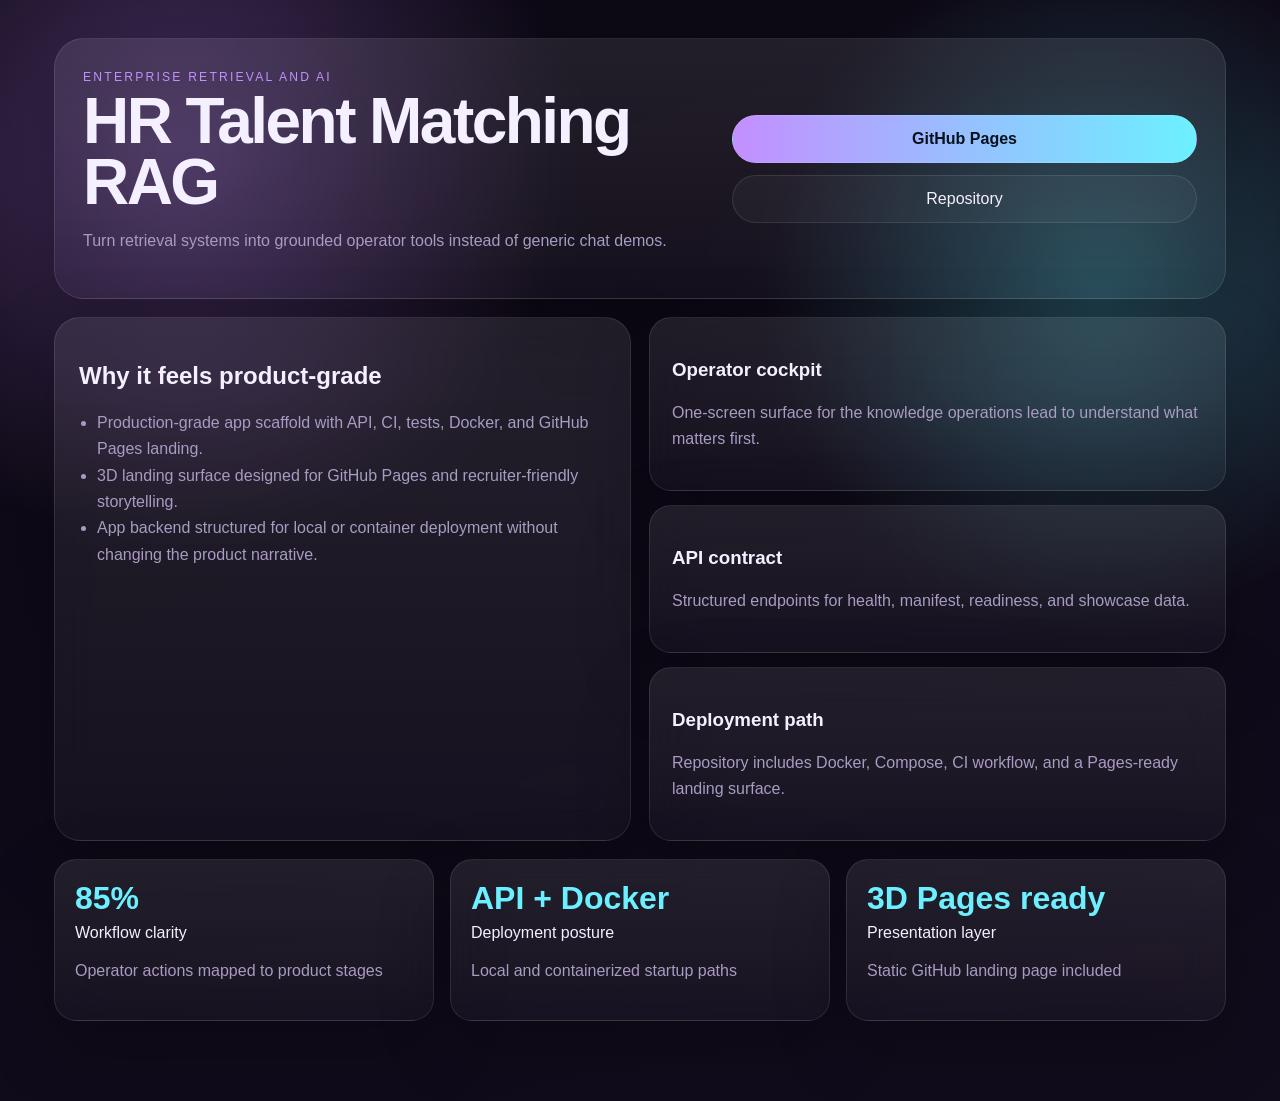
<file: docs/index.html>
<!DOCTYPE html>
<html lang="en">
<head>
  <meta charset="UTF-8" />
  <meta name="viewport" content="width=device-width, initial-scale=1.0" />
  <title>HR Talent Matching RAG Landing</title>
  <link rel="stylesheet" href="landing.css" />
</head>
<body>
  <div class="scene" id="scene">
    <div class="backdrop"></div>
    <main class="deck">
      <section class="hero-card glass">
        <div>
          <span class="eyebrow">Enterprise retrieval and AI</span>
          <h1>HR Talent Matching RAG</h1>
          <p>Turn retrieval systems into grounded operator tools instead of generic chat demos.</p>
        </div>
        <nav class="cta-stack">
          <a class="cta primary" href="https://r-behera.github.io/hr-talent-matching-rag/">GitHub Pages</a>
          <a class="cta" href="https://github.com/R-behera/hr-talent-matching-rag">Repository</a>
        </nav>
      </section>
      <section class="orbit-grid">
        <div class="glass panel large">
          <h2>Why it feels product-grade</h2>
          <ul><li>Production-grade app scaffold with API, CI, tests, Docker, and GitHub Pages landing.</li><li>3D landing surface designed for GitHub Pages and recruiter-friendly storytelling.</li><li>App backend structured for local or container deployment without changing the product narrative.</li></ul>
        </div>
        <div id="cards" class="card-stack"></div>
      </section>
      <section class="metrics-row" id="metrics"></section>
    </main>
  </div>
  <script>window.PROJECT_MANIFEST = {"slug": "hr-talent-matching-rag", "title": "HR Talent Matching RAG", "summary": "![Demo Screenshot](demo/screenshot.png)", "domain": "Enterprise retrieval and AI", "audience": "knowledge operations lead", "promise": "Turn retrieval systems into grounded operator tools instead of generic chat demos.", "hero": ["Production-grade app scaffold with API, CI, tests, Docker, and GitHub Pages landing.", "3D landing surface designed for GitHub Pages and recruiter-friendly storytelling.", "App backend structured for local or container deployment without changing the product narrative."], "kpis": [{"label": "Workflow clarity", "value": "85%", "note": "Operator actions mapped to product stages"}, {"label": "Deployment posture", "value": "API + Docker", "note": "Local and containerized startup paths"}, {"label": "Presentation layer", "value": "3D Pages ready", "note": "Static GitHub landing page included"}], "stages": ["ingest", "validate", "analyze", "decide", "monitor"], "cards": [{"title": "Operator cockpit", "body": "One-screen surface for the knowledge operations lead to understand what matters first."}, {"title": "API contract", "body": "Structured endpoints for health, manifest, readiness, and showcase data."}, {"title": "Deployment path", "body": "Repository includes Docker, Compose, CI workflow, and a Pages-ready landing surface."}], "scene": "depth-columns", "theme": {"bg": "#0c0812", "surface": "#171022", "ink": "#f5f0ff", "muted": "#a99bc2", "accent": "#c38fff", "accent2": "#6cf0ff"}, "pages_url": "https://r-behera.github.io/hr-talent-matching-rag/", "api_examples": {"health": {"status": "ok", "project": "hr-talent-matching-rag"}, "readiness": {"api": "ready", "landing_page": "docs/index.html", "container": "Dockerfile present"}, "signals": [{"name": "Decision coverage", "status": "strong", "detail": "App and landing narrative aligned"}, {"name": "Operator context", "status": "strong", "detail": "Primary user anchored as knowledge operations lead"}, {"name": "Delivery path", "status": "ready", "detail": "Pages + containerized app scaffold generated"}]}};</script>
  <script src="landing.js"></script>
</body>
</html>
</file>
<file: docs/landing.css>
:root{--bg:#0c0812;--surface:#171022;--ink:#f5f0ff;--muted:#a99bc2;--accent:#c38fff;--accent2:#6cf0ff;--rx:0deg;--ry:0deg;}*{box-sizing:border-box}html,body{margin:0;min-height:100%;font-family:Inter,Segoe UI,sans-serif;background:var(--bg);color:var(--ink)}.scene{min-height:100vh;overflow:hidden;position:relative;transform-style:preserve-3d;perspective:1600px}.backdrop{position:absolute;inset:-10%;background:radial-gradient(circle at 20% 20%,color-mix(in srgb,var(--accent) 30%, transparent),transparent 24%),radial-gradient(circle at 80% 30%,color-mix(in srgb,var(--accent2) 28%, transparent),transparent 22%),linear-gradient(160deg,var(--bg),color-mix(in srgb,var(--surface) 78%, black));filter:saturate(1.15)}.deck{position:relative;z-index:2;max-width:1220px;margin:0 auto;padding:38px 24px 80px;transform:rotateX(var(--rx)) rotateY(var(--ry));transition:transform .12s ease-out}.glass{background:linear-gradient(180deg,rgba(255,255,255,.09),rgba(255,255,255,.03));border:1px solid rgba(255,255,255,.1);backdrop-filter:blur(22px);box-shadow:0 24px 70px rgba(0,0,0,.28)}.hero-card{display:grid;grid-template-columns:1.15fr .85fr;gap:20px;padding:28px;border-radius:30px;margin-bottom:18px}.eyebrow{letter-spacing:.18em;text-transform:uppercase;font-size:.76rem;color:var(--accent)}h1{font-size:clamp(2.4rem,5vw,4.8rem);line-height:.94;margin:.4rem 0 1rem;letter-spacing:-.04em}p,li{color:var(--muted);line-height:1.65}.cta-stack{display:flex;flex-direction:column;justify-content:center;gap:12px}.cta{display:inline-flex;justify-content:center;padding:14px 18px;border-radius:999px;text-decoration:none;color:var(--ink);border:1px solid rgba(255,255,255,.1);background:rgba(255,255,255,.04)}.primary{background:linear-gradient(90deg,var(--accent),var(--accent2));color:#07111b;font-weight:700}.orbit-grid{display:grid;grid-template-columns:1fr 1fr;gap:18px;margin-bottom:18px}.panel.large{padding:24px;border-radius:26px}.card-stack{display:grid;gap:14px}.flip{padding:22px;border-radius:22px;transform:translateZ(var(--z))}.metrics-row{display:grid;grid-template-columns:repeat(3,minmax(0,1fr));gap:16px}.metric{padding:20px;border-radius:22px}.metric strong{display:block;font-size:2rem;color:var(--accent2);margin-bottom:.4rem}ul{padding-left:18px;margin:14px 0 0}@media(max-width:980px){.hero-card,.orbit-grid,.metrics-row{grid-template-columns:1fr}.deck{padding:22px 16px 60px}}
</file>
